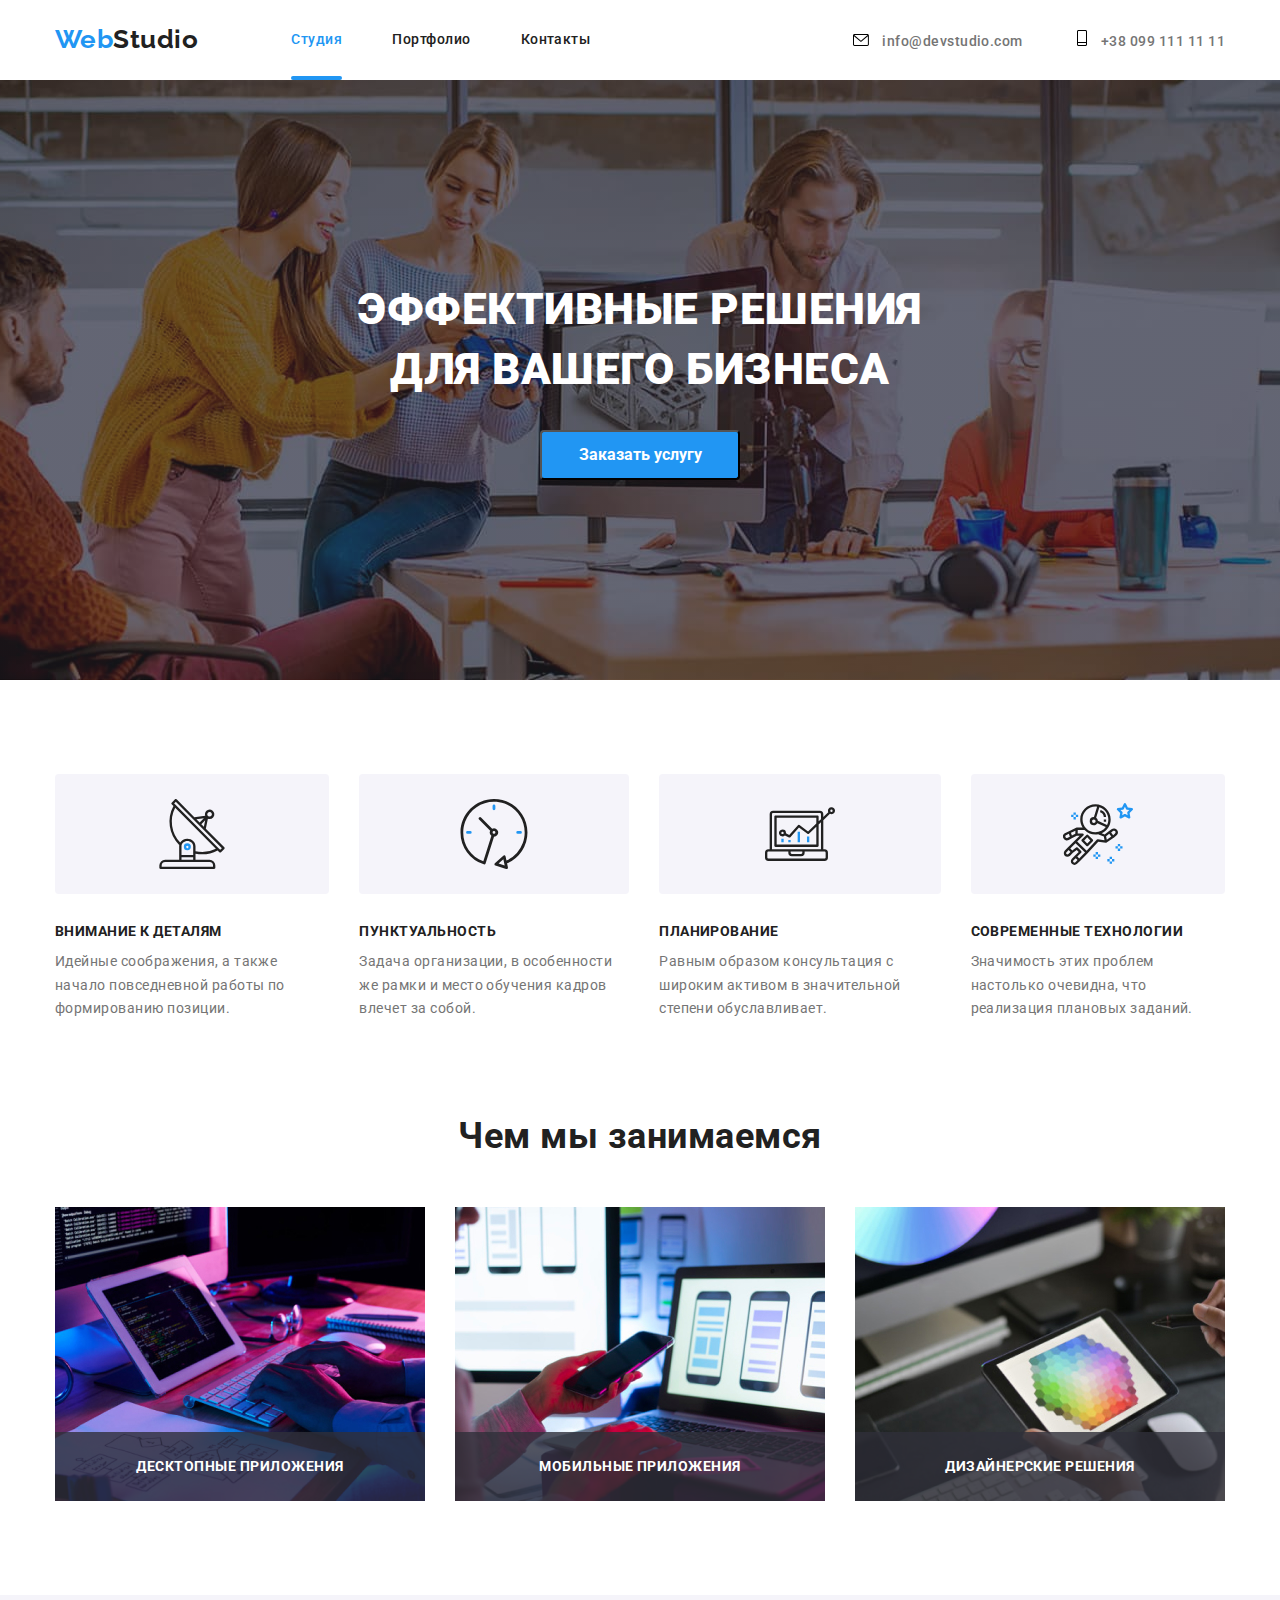
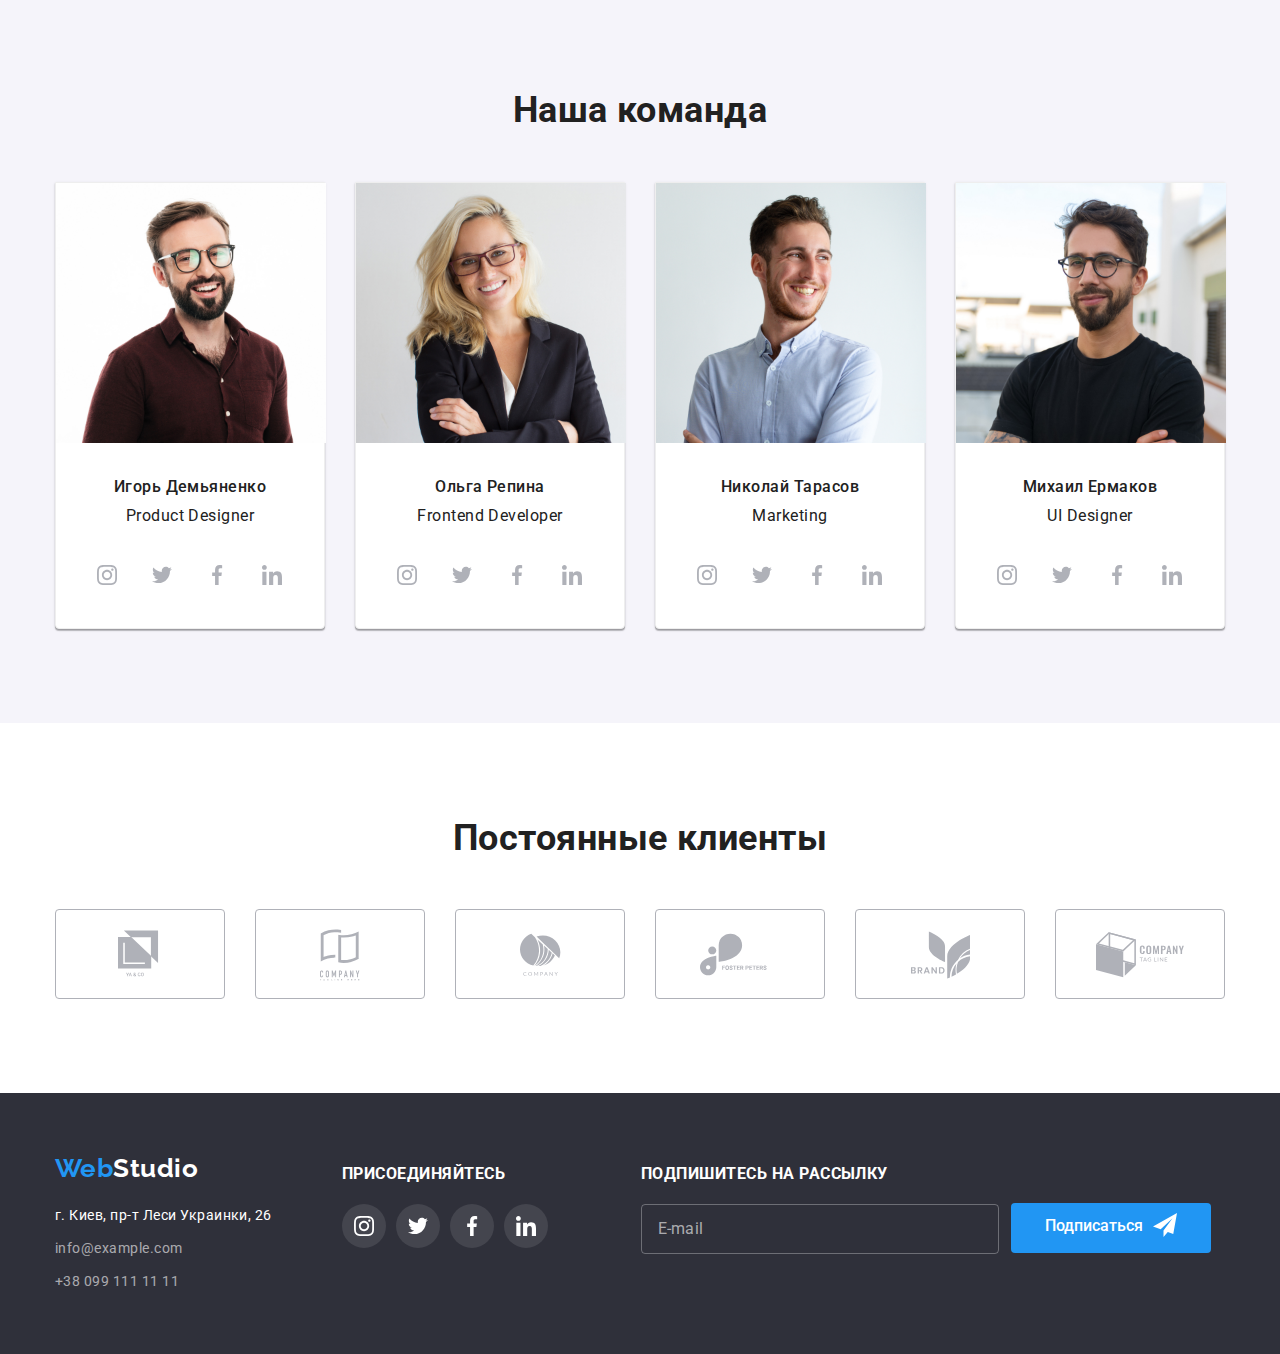
<file: index.html>
<!DOCTYPE html>
<html lang="ru">
<head>
    <meta charset="UTF-8">
    <meta name="viewport" content="width=device-width, initial-scale=1.0">
    <title>Студия</title>
    <link rel="preconnect" href="https://fonts.gstatic.com">
    <link href="https://fonts.googleapis.com/css2?family=Raleway:wght@700&family=Roboto:wght@400;500;700;900&display=swap"
          rel="stylesheet">
    <link rel="stylesheet" href="https://cdnjs.cloudflare.com/ajax/libs/modern-normalize/1.0.0/modern-normalize.min.css">
    
    <link rel="stylesheet" href="./css/main.min.css">
</head>
<body>
    <!-- Шапка сайта -->
    <header class="page-header">
        <div class="container main-nav">
        <nav class="flex">
            <a href="./index.html" class="logotype"><span class="logo">Web</span>Studio</a>
            <ul class="site-nav">
                <li class="item"><a href="" class="link current">Студия</a></li>
                <li class="item"><a href="./portfolio.html" class="link">Портфолио</a></li>
                <li class="item"><a href="" class="link">Контакты</a></li>
            </ul>
        </nav>
        <address class="address-list">
            <a href="mailto:info@devstudio.com" class="address">
                <svg class="envelope" width="16" height="12">
                    <use href="./images/sprite.svg#envelope"></use>
                </svg>
            info@devstudio.com</a>
            <a href="tel:+380991111111" class="address">
                <svg class="vector" width="10" height="16">
                    <use href="./images/sprite.svg#Vector"></use>
                </svg>
            +38 099 111 11 11</a>
        </address>
        </div>
    </header>

    <main>
    <!-- Герой -->
    <div class="overlay">
    <section class="hero">
        <h1 class="hero-title">Эффективные решения<br> для вашего бизнеса</h1>
        <button type="button" class="hero-link" data-modal-open>Заказать услугу</button>

        <div class="backdrop is-hidden" data-modal>
            <div class="modal">
                <form class="form js-speaker-form">

                    <button type="button" class="close" data-modal-close>
                        <svg class="close-black" width="18" height="18">
                            <use href="./images/sprite.svg#close-black"></use>
                        </svg>
                    </button>

                    <div class="form-field group">
                        <h2 class="group-title">Оставьте свои данные, мы вам перезвоним</h2>

                        <label class="form-field">
                            <span class="form-label">Имя</span>
                            <input type="text" class="form-input" name="name">
                            <svg class="icon" width="18" height="18">
                                <use href="./images/sprite.svg#person-black"></use>
                            </svg>
                        </label>
                    </div>
                    
                        <label class="form-field">
                            <span class="form-label">Телефон</span>
                            <input type="tel" class="form-input" name="tel">
                            <svg class="icon" width="18" height="18">
                                <use href="./images/sprite.svg#phone-black"></use>
                            </svg>
                        </label>
                
                        <label class="form-field">
                            <span class="form-label">Почта</span>
                            <input type="email" class="form-input" name="email">
                            <svg class="icon" width="18" height="18">
                                <use href="./images/sprite.svg#email-black"></use>
                            </svg>
                        </label>

                        <label class="form-field">
                            <span class="form-label">Коментарий</span>
                        <textarea 
                          class="comment"
                          name="comment"  
                          rows="8" 
                          placeholder="Введите текст"
                        ></textarea>
                        </label>

                    <label class="checkbox-label">
                        <input class="checkbox" type="checkbox" name="checkbox">
                        <span class="icon-check"></span>
                        Соглашаюсь с рассылкой и принимаю<a href=""><span class="checkbox-link">Условия договора</span></a>
                    </label>

                    <button class="form-btn btn" type="submit">Отправить</button>
                </form>
            </div>
        </div>

    </section>
    </div>

    <!-- Преимущества -->
    <section class="section">
        <div class="container">
        <!-- Заголовок скрыть! -->
        <h2 class="none">Преимущества</h2>
        <ul class="feature-list">
            <li class="feature-item icon-antenna">
                <h3 class="paragraph-title">Внимание к деталям</h3>
                <p class="section-paragraph">Идейные соображения, а также начало повседневной работы по формированию позиции.</p>
            </li>
            <li class="feature-item icon-clock">
                <h3 class="paragraph-title">Пунктуальность</h3>
                <p class="section-paragraph">Задача организации, в особенности же рамки и место обучения кадров влечет за собой.</p>
            </li>
            <li class="feature-item icon-diagram">
                <h3 class="paragraph-title">Планирование</h3>
                <p class="section-paragraph">Равным образом консультация с широким активом в значительной степени обуславливает.</p>
            </li>
            <li class="feature-item icon-astronaut">
                <h3 class="paragraph-title">Современные технологии</h3>
                <p class="section-paragraph">Значимость этих проблем настолько очевидна, что реализация плановых заданий.</p>
            </li>
        </ul>
        </div>
    </section>

    <!-- Чем мы занимаемся -->
    <section class="section class">
        <div class="container">
        <h2 class="section-title">Чем мы занимаемся</h2>
        <ul class="section-list">
            <li class="section-item"> 
                    <div class="product-thumb">
                        <img src="./images/r1.jpg" alt="Написание кода" width="370">
                        <p class="text">Десктопные приложения</p>
                    </div>
            </li>
            <li class="section-item">
                    <div class="product-thumb">
                        <img src="./images/r2.jpg" alt="Сравнение функций" width="370">
                        <p class="text">Мобильные приложения</p>
                    </div>
            </li>
            <li class="section-item">
                    <div class="product-thumb">
                        <img src="./images/r3.jpg" alt="Оформление дизайна" width="370">
                        <p class="text">Дизайнерские решения</p>
                    </div>
            </li>
        </ul>
        </div>
    </section>

    <!-- Команда -->
    <section class="section gray">
        <div class="container">
        <h2 class="section-title">Наша команда</h2>
        <ul class="team">
            <li class="team-item">
                <img src="./images/img1.jpg" alt="Личная фотография" width="270">
                <h3 class="title-team">Игорь Демьяненко</h3>
                <p class="text-team">Product Designer</p>
                <ul class="flex list-team">
                  <li class="icon"><a href="" class="link-icon">
                    <svg class="instagram" width="20" height="20">
                        <use href="./images/sprite.svg#instagram"></use>
                    </svg>
                  </a></li>
                  <li class="icon"><a href="" class="link-icon">
                    <svg class="twitter" width="20" height="20">
                        <use href="./images/sprite.svg#twitter"></use>
                    </svg>
                  </a></li>
                  <li class="icon"><a href="" class="link-icon">
                    <svg class="facebook" width="20" height="20">
                        <use href="./images/sprite.svg#facebook"></use>
                    </svg>
                  </a></li>
                  <li class="icon"><a href="" class="link-icon">
                    <svg class="linkedin" width="20" height="20">
                        <use href="./images/sprite.svg#linkedin"></use>
                    </svg>
                  </a></li>
                </ul>
            </li>
            <li class="team-item">
                <img src="./images/img2.jpg" alt="Личная фотография" width="270">
                <h3 class="title-team">Ольга Репина</h3>
                <p class="text-team">Frontend Developer</p>
                <ul class="flex list-team">
                    <li class="icon"><a href="" class="link-icon">
                            <svg class="instagram" width="20" height="20">
                                <use href="./images/sprite.svg#instagram"></use>
                            </svg>
                        </a></li>
                    <li class="icon"><a href="" class="link-icon">
                            <svg class="twitter" width="20" height="20">
                                <use href="./images/sprite.svg#twitter"></use>
                            </svg>
                        </a></li>
                    <li class="icon"><a href="" class="link-icon">
                            <svg class="facebook" width="20" height="20">
                                <use href="./images/sprite.svg#facebook"></use>
                            </svg>
                        </a></li>
                    <li class="icon"><a href="" class="link-icon">
                            <svg class="linkedin" width="20" height="20">
                                <use href="./images/sprite.svg#linkedin"></use>
                            </svg>
                        </a></li>
                </ul>
            </li>
            <li class="team-item">
                <img src="./images/img3.jpg" alt="Личная фотография" width="270">
                <h3 class="title-team">Николай Тарасов</h3>
                <p class="text-team">Marketing</p>
                <ul class="flex list-team">
                    <li class="icon"><a href="" class="link-icon">
                            <svg class="instagram" width="20" height="20">
                                <use href="./images/sprite.svg#instagram"></use>
                            </svg>
                        </a></li>
                    <li class="icon"><a href="" class="link-icon">
                            <svg class="twitter" width="20" height="20">
                                <use href="./images/sprite.svg#twitter"></use>
                            </svg>
                        </a></li>
                    <li class="icon"><a href="" class="link-icon">
                            <svg class="facebook" width="20" height="20">
                                <use href="./images/sprite.svg#facebook"></use>
                            </svg>
                        </a></li>
                    <li class="icon"><a href="" class="link-icon">
                            <svg class="linkedin" width="20" height="20">
                                <use href="./images/sprite.svg#linkedin"></use>
                            </svg>
                        </a></li>
                </ul>
            </li>
            <li class="team-item">
                <img src="./images/img4.jpg" alt="Личная фотография" width="270">
                <h3 class="title-team">Михаил Ермаков</h3>
                <p class="text-team">UI Designer</p>
                <ul class="flex list-team">
                    <li class="icon"><a href="" class="link-icon">
                            <svg class="instagram" width="20" height="20">
                                <use href="./images/sprite.svg#instagram"></use>
                            </svg>
                        </a></li>
                    <li class="icon"><a href="" class="link-icon">
                            <svg class="twitter" width="20" height="20">
                                <use href="./images/sprite.svg#twitter"></use>
                            </svg>
                    </a></li>
                    <li class="icon"><a href="" class="link-icon">
                            <svg class="facebook" width="20" height="20">
                                <use href="./images/sprite.svg#facebook"></use>
                            </svg>
                        </a></li>
                    <li class="icon"><a href="" class="link-icon">
                            <svg class="linkedin" width="20" height="20">
                                <use href="./images/sprite.svg#linkedin"></use>
                            </svg>
                    </a></li>
                </ul>
            </li>
        </ul>
        </div>
    </section>
    <section class="section">
        <div class="container">
            <h2 class="section-title">Постоянные клиенты</h2>
            <ul class="flex list-clients">
                <li class="client"><a href="" class="link-icon">
                    <svg class="logo-1" width="44.27" height="90">
                        <use href="./images/sprite.svg#logo-1"></use>
                    </svg>
                </a></li>
                <li class="client"><a href="" class="link-icon">
                    <svg class="logo-2" width="40" height="90">
                        <use href="./images/sprite.svg#logo-2"></use>
                    </svg>
                </a></li>
                <li class="client"><a href="" class="link-icon">
                    <svg class="object-1" width="41" height="90">
                        <use href="./images/sprite.svg#Object-1"></use>
                    </svg>
                </a></li>
                <li class="client"><a href="" class="link-icon">
                    <svg class="logo-4" width="79.66" height="90">
                        <use href="./images/sprite.svg#logo-4"></use>
                    </svg>
                </a></li>
                <li class="client"><a href="" class="link-icon">
                    <svg class="logo-5" width="59" height="90">
                        <use href="./images/sprite.svg#logo-5"></use>
                    </svg>
                </a></li>
                <li class="client"><a href="" class="link-icon">
                    <svg class="object-2" width="88.48" height="90">
                        <use href="./images/sprite.svg#Object-2"></use>
                    </svg>
                </a></li>
            </ul>
        </div>
    </section>
    </main>

    <footer class="footer">
        <div class="container">
            <ul class="flex">
                <li>
                    <a href="./index.html" class="logotype"><span class="logo">Web</span>Studio</a>
                    <address class="footer-address">
                        г. Киев, пр-т Леси Украинки, 26 <br />
                        <a href="mailto:info@example.com" class="footer-link">info@example.com</a>
                        <a href="tel:+380991111111" class="footer-link">+38 099 111 11 11</a>
                    </address>
                </li>
                <li>
                    <b class="slogan">ПРИСОЕДИНЯЙТЕСЬ</b>
                    <ul class="flex list-team">
                        <li class="icon"><a href="" class="link-icon">
                                <svg class="icons" width="20" height="20">
                                    <use href="./images/sprite.svg#instagram"></use>
                                </svg>
                            </a></li>
                        <li class="icon"><a href="" class="link-icon">
                                <svg class="icons" width="20" height="20">
                                    <use href="./images/sprite.svg#twitter"></use>
                                </svg>
                            </a></li>
                        <li class="icon"><a href="" class="link-icon">
                                <svg class="icons" width="20" height="20">
                                    <use href="./images/sprite.svg#facebook"></use>
                                </svg>
                            </a></li>
                        <li class="icon"><a href="" class="link-icon">
                                <svg class="icons" width="20" height="20">
                                    <use href="./images/sprite.svg#linkedin"></use>
                                </svg>
                            </a></li>
                    </ul>
                </li>
                <li class="slogan-item">
                    <b class="slogan">ПОДПИШИТЕСЬ НА РАССЫЛКУ</b>
                    <label class="form-field">
                        <input type="email" class="form-input" name="email" placeholder="E-mail">
                    </label>
                </li>
                <li>
                    <button class="form-btn btn" type="submit">
                        Подписаться
                        <svg class="icon" width="24" height="24">
                            <use href="./images/sprite.svg#icon-send"></use>
                        </svg>
                    </button>
                </li>
            </ul>
        </div>
    </footer>

    <script src="./js/modal.js"></script>

</body>
</html>
</file>
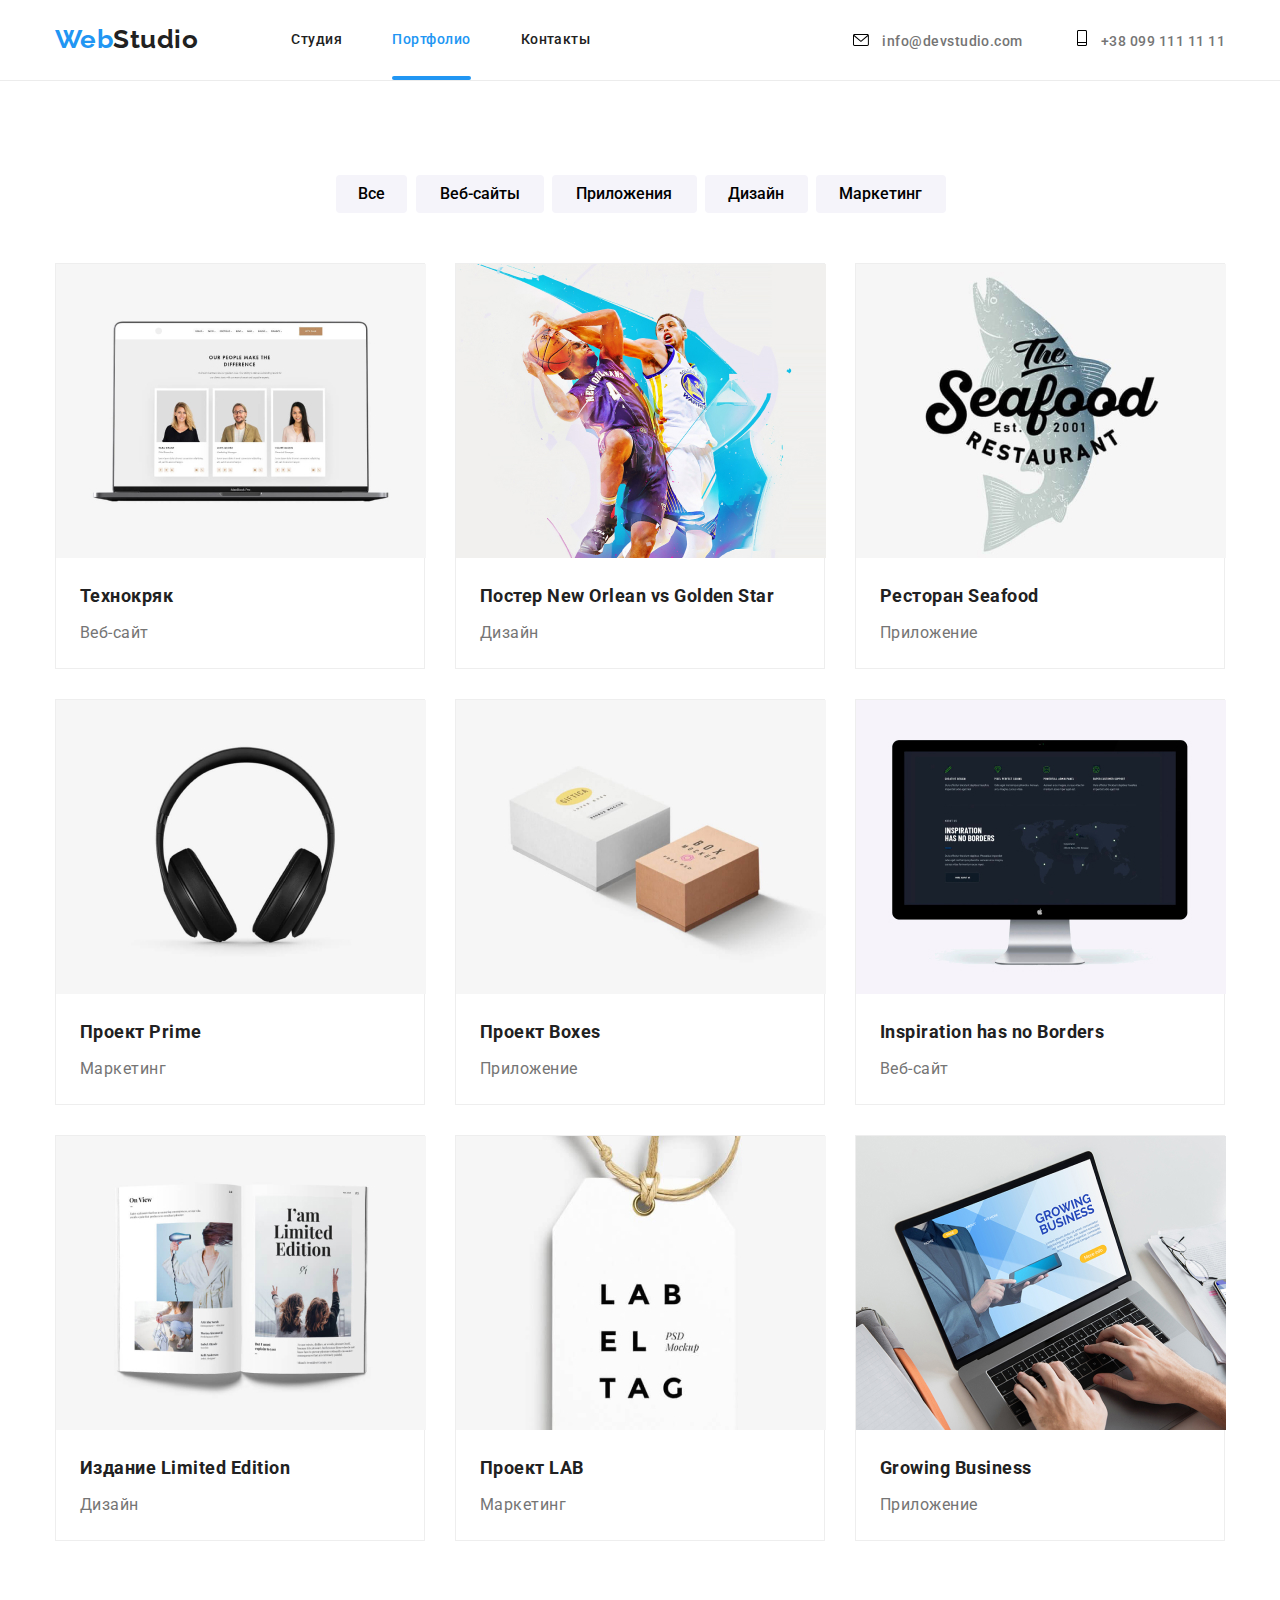
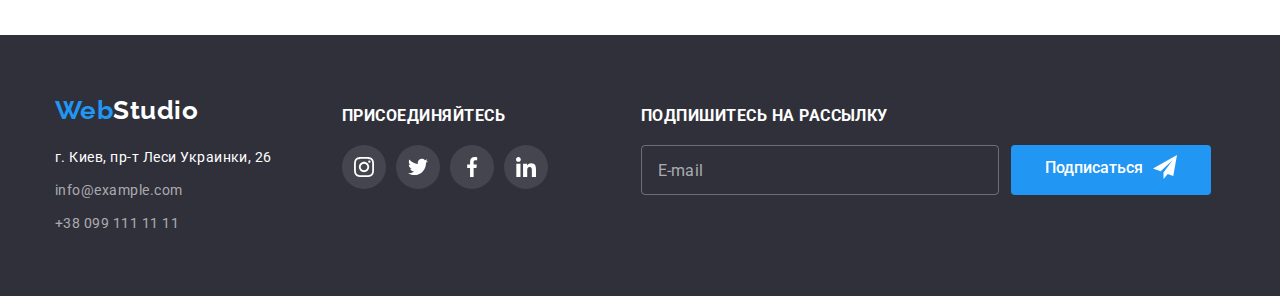
<file: portfolio.html>
<!DOCTYPE html>
<html lang="ru">
<head>
    <meta charset="UTF-8">
    <meta name="viewport" content="width=device-width, initial-scale=1.0">
    <title>Портфолио</title>
    <link rel="preconnect" href="https://fonts.gstatic.com">
    <link href="https://fonts.googleapis.com/css2?family=Raleway:wght@700&family=Roboto:wght@400;500;700;900&display=swap"
          rel="stylesheet">
    <link rel="stylesheet" href="https://cdnjs.cloudflare.com/ajax/libs/modern-normalize/1.0.0/modern-normalize.min.css">
    
    <link rel="stylesheet" href="./css/main.min.css">
</head>
<body>
    <!-- Шапка сайта -->
    <header class="page-header line">
        <div class="border">
        <div class="container main-nav">
        <nav class="flex">
            <a href="./index.html" class="logotype"><span class="logo">Web</span>Studio</a>
            <ul class="site-nav">
                <li class="item"><a href="./index.html" class="link">Студия</a></li>
                <li class="item"><a href="" class="link current">Портфолио</a></li>
                <li class="item"><a href="" class="link">Контакты</a></li>
            </ul>
        </nav>
        <address class="address-list">
            <a href="mailto:info@devstudio.com" class="address">
                <svg class="envelope" width="16" height="12">
                    <use href="./images/sprite.svg#envelope"></use>
                </svg>
            info@devstudio.com</a>
            <a href="tel:+380991111111" class="address">
                <svg class="vector" width="10" height="16">
                    <use href="./images/sprite.svg#Vector"></use>
                </svg>
            +38 099 111 11 11</a>
        </address>
        </div>
        </div>
    </header>

    <main>
        <section class="section works">
            <div class="container">
            <!-- Заголовок скрыть! -->
            <h1 class="none">Портфолио</h1>
            <ul class="local-nav">
                <li class="button"><button type="button" class="btn all">Все</button>
                <li class="button"><button type="button" class="btn websites">Веб-сайты</button>
                <li class="button"><button type="button" class="btn app">Приложения</button>
                <li class="button"><button type="button" class="btn design">Дизайн</button>
                <li class="button"><button type="button" class="btn marketing">Маркетинг</button>
            </ul>
            <ul class="list-nav">
                <li class="flex-element">
                    <a href="" class="link">
                        <div class="thumb">
                            <img src="./images/imgr1.jpg" alt="Личные фотографии на экране ноутбука" width="370">
                            <p class="opacity">Технокряк это современная площадка распространения коронавируса. Компании используют эту
                                платформу
                                для цифрового шпионажа и атак на защищённые сервера конкурентов.</p>
                        </div>
                        <h3 class="title-works">Технокряк</h3>
                        <p class="paragraph-works">Веб-сайт</p>
                    </a>
                </li>
                <li class="flex-element">
                    <a href="" class="link">
                        <div class="thumb">
                            <img src="./images/imgr2.jpg" alt="Двое парней играют в баскетбол" width="370">
                            <p class="opacity">Технокряк это современная площадка распространения коронавируса. Компании используют эту
                                платформу
                                для цифрового шпионажа и атак на защищённые сервера конкурентов.</p>
                        </div>
                        <h3 class="title-works">Постер New Orlean vs Golden Star</h3>
                        <p class="paragraph-works">Дизайн</p>
                    </a>
                </li>
                <li class="flex-element">
                    <a href="" class="link">
                        <div class="thumb">
                            <img src="./images/imgr3.jpg" alt="Постер ресторана" width="370">
                            <p class="opacity">Технокряк это современная площадка распространения коронавируса. Компании используют эту
                                платформу
                                для цифрового шпионажа и атак на защищённые сервера конкурентов.</p>
                        </div>
                        <h3 class="title-works">Ресторан Seafood</h3>
                        <p class="paragraph-works">Приложение</p>
                    </a>
                </li>
                <li class="flex-element">
                    <a href="" class="link">
                        <div class="thumb">
                            <img src="./images/imgr4.jpg" alt="Черные наушники" width="370">
                            <p class="opacity">Технокряк это современная площадка распространения коронавируса. Компании используют эту
                                платформу
                                для цифрового шпионажа и атак на защищённые сервера конкурентов.</p>
                        </div>
                        <h3 class="title-works">Проект Prime</h3>
                        <p class="paragraph-works">Маркетинг</p>
                    </a>
                </li>
                <li class="flex-element">
                    <a href="" class="link">
                        <div class="thumb">
                            <img src="./images/imgr5.jpg" alt="Две коробки" width="370">
                            <p class="opacity">Технокряк это современная площадка распространения коронавируса. Компании используют эту
                                платформу
                                для цифрового шпионажа и атак на защищённые сервера конкурентов.</p>
                        </div>
                        <h3 class="title-works">Проект Boxes</h3>
                        <p class="paragraph-works">Приложение</p>
                    </a>
                </li>
                <li class="flex-element">
                    <a href="" class="link">
                        <div class="thumb">
                            <img src="./images/imgr6.jpg" alt="Компьютер" width="370">
                            <p class="opacity">Технокряк это современная площадка распространения коронавируса. Компании используют эту
                                платформу
                                для цифрового шпионажа и атак на защищённые сервера конкурентов.</p>
                        </div>
                        <h3 class="title-works">Inspiration has no Borders</h3>
                        <p class="paragraph-works">Веб-сайт</p>
                    </a>
                </li>
                <li class="flex-element">
                    <a href="" class="link">
                        <div class="thumb">
                            <img src="./images/imgr7.jpg" alt="Журнал" width="370">
                            <p class="opacity">Технокряк это современная площадка распространения коронавируса. Компании используют эту
                                платформу
                                для цифрового шпионажа и атак на защищённые сервера конкурентов.</p>
                        </div>
                        <h3 class="title-works">Издание Limited Edition</h3>
                        <p class="paragraph-works">Дизайн</p>
                    </a>
                </li>
                <li class="flex-element">
                    <a href="" class="link">
                        <div class="thumb">
                            <img src="./images/imgr8.jpg" alt="Лейбл" width="370">
                            <p class="opacity">Технокряк это современная площадка распространения коронавируса. Компании используют эту
                                платформу
                                для цифрового шпионажа и атак на защищённые сервера конкурентов.</p>
                        </div>
                        <h3 class="title-works">Проект LAB</h3>
                        <p class="paragraph-works">Маркетинг</p>
                    </a>
                </li>
                <li class="flex-element">
                    <a href="" class="link">
                        <div class="thumb">
                            <img src="./images/imgr9.jpg" alt="Ноутбук" width="370">
                            <p class="opacity">Технокряк это современная площадка распространения коронавируса. Компании используют эту
                                платформу
                                для цифрового шпионажа и атак на защищённые сервера конкурентов.</p>
                        </div>
                        <h3 class="title-works">Growing Business</h3>
                        <p class="paragraph-works">Приложение</p>
                    </a>
                </li>
            </ul>
            </div>
        </section>
    </main>

    <footer class="footer">
        <div class="container">
            <ul class="flex">
                <li>
                    <a href="./index.html" class="logotype"><span class="logo">Web</span>Studio</a>
                    <address class="footer-address">
                        г. Киев, пр-т Леси Украинки, 26 <br />
                        <a href="mailto:info@example.com" class="footer-link">info@example.com</a>
                        <a href="tel:+380991111111" class="footer-link">+38 099 111 11 11</a>
                    </address>
                </li>
                <li>
                    <b class="slogan">ПРИСОЕДИНЯЙТЕСЬ</b>
                    <ul class="flex list-team">
                        <li class="icon"><a href="" class="link-icon">
                                <svg class="icons" width="20" height="20">
                                    <use href="./images/sprite.svg#instagram"></use>
                                </svg>
                            </a></li>
                        <li class="icon"><a href="" class="link-icon">
                                <svg class="icons" width="20" height="20">
                                    <use href="./images/sprite.svg#twitter"></use>
                                </svg>
                            </a></li>
                        <li class="icon"><a href="" class="link-icon">
                                <svg class="icons" width="20" height="20">
                                    <use href="./images/sprite.svg#facebook"></use>
                                </svg>
                            </a></li>
                        <li class="icon"><a href="" class="link-icon">
                                <svg class="icons" width="20" height="20">
                                    <use href="./images/sprite.svg#linkedin"></use>
                                </svg>
                            </a></li>
                    </ul>
                </li>
                <li class="slogan-item">
                    <b class="slogan">ПОДПИШИТЕСЬ НА РАССЫЛКУ</b>
                    <label class="form-field">
                        <input type="email" class="form-input" name="email" placeholder="E-mail">
                    </label>
                </li>
                <li>
                    <button class="form-btn btn" type="submit">
                        Подписаться
                        <svg class="icon" width="24" height="24">
                            <use href="./images/sprite.svg#icon-send"></use>
                        </svg>
                    </button>
                </li>
            </ul>
        </div>
    </footer>
</body>
</html>
</file>
<file: css/main.min.css>
body{background-color:#fff;color:#212121;font-family:Roboto, sans-serif;font-size:16px;letter-spacing:0.03em}a{font-style:normal;text-decoration:none;color:inherit}ul{list-style:none;padding:0}h1,h2,h3,h4,h5,h6,p,ul{margin-top:0;margin-bottom:0}.flex{display:-webkit-box;display:-ms-flexbox;display:flex}.logotype{font-family:Raleway, sans-serif;font-weight:700;font-size:26px;line-height:1.19}.logotype .logo{color:#2196f3}.main-nav{display:-webkit-box;display:-ms-flexbox;display:flex;-webkit-box-align:center;-ms-flex-align:center;align-items:center}.container{width:1200px;padding-left:15px;padding-right:15px;margin-left:auto;margin-right:auto}.overlay{margin-left:auto;margin-right:auto;background-image:-webkit-gradient(linear, left top, right top, from(rgba(47,48,58,0.4)), to(rgba(47,48,58,0.4))),url(../images/Img-opt.jpg);background-image:linear-gradient(to right, rgba(47,48,58,0.4), rgba(47,48,58,0.4)),url(../images/Img-opt.jpg);background-color:#2f303a;background-repeat:no-repeat;background-position:center;background-size:cover}.hero{padding-top:200px;padding-bottom:200px;text-align:center}.hero-title{margin-bottom:30px;color:#fff;font-weight:900;font-size:44px;line-height:1.36;text-transform:uppercase}.hero-link{display:-webkit-box;display:-ms-flexbox;display:flex;-webkit-box-align:center;-ms-flex-align:center;align-items:center;padding-top:10px;padding-bottom:10px;padding-right:32px;padding-left:32px;margin-left:auto;margin-right:auto;-webkit-box-pack:center;-ms-flex-pack:center;justify-content:center;color:#fff;background-color:#2196f3;font-weight:700;line-height:1.88;text-align:center;width:200px;height:50px;border-radius:4px}.backdrop{position:fixed;top:0;left:0;width:100%;height:100%;background-color:rgba(0,0,0,0.2);z-index:999;opacity:1;-webkit-transition:opacity 250ms cubic-bezier(0.4, 0, 0.2, 1);transition:opacity 250ms cubic-bezier(0.4, 0, 0.2, 1)}.backdrop.is-hidden{pointer-events:none;opacity:0}.backdrop.is-hidden .modal{-webkit-transform:translate(-50%, -50%) scale(0.9);transform:translate(-50%, -50%) scale(0.9)}.modal{position:absolute;top:50%;left:50%;text-align:start;min-height:581px;min-width:528px;padding:40px;background-color:#fff;-webkit-transform:translate(-50%, -50%) scale(1);transform:translate(-50%, -50%) scale(1);-webkit-transition:-webkit-transform 250ms cubic-bezier(0.4, 0, 0.2, 1);transition:-webkit-transform 250ms cubic-bezier(0.4, 0, 0.2, 1);transition:transform 250ms cubic-bezier(0.4, 0, 0.2, 1);transition:transform 250ms cubic-bezier(0.4, 0, 0.2, 1), -webkit-transform 250ms cubic-bezier(0.4, 0, 0.2, 1)}.form{position:relative;width:448px;margin-left:auto;margin-right:auto}.close{position:absolute;display:block;padding-top:6px;padding-right:25px;width:30px;height:30px;border:1px solid rgba(0,0,0,0.1);border-radius:50%;background-color:transparent;-webkit-transform:translateX(1360%) translateY(-115%);transform:translateX(1360%) translateY(-115%)}.close-black{-webkit-transition:fill 250ms cubic-bezier(0.4, 0, 0.2, 1);transition:fill 250ms cubic-bezier(0.4, 0, 0.2, 1)}.close:hover .close-black,.close:focus .close-black{fill:#2196f3}.form-field{position:relative;display:-webkit-box;display:-ms-flexbox;display:flex;-webkit-box-orient:vertical;-webkit-box-direction:normal;-ms-flex-direction:column;flex-direction:column;margin-bottom:10px}.group-title{margin-bottom:12px;font-weight:700;font-size:20px;line-height:1.15;text-align:center;color:#212121}.form-label{margin-bottom:4px;font-size:12px;line-height:1.17;letter-spacing:0.01em;color:#757575}.form-input{margin:0;height:40px;padding-top:11px;padding-bottom:11px;padding-left:42px;border-radius:4px;border:1px solid rgba(33,33,33,0.2);-webkit-transition:outline 250ms cubic-bezier(0.4, 0, 0.2, 1),border 250ms cubic-bezier(0.4, 0, 0.2, 1);transition:outline 250ms cubic-bezier(0.4, 0, 0.2, 1),border 250ms cubic-bezier(0.4, 0, 0.2, 1)}.form-input:hover,.form-input:focus,.comment:hover,.comment:focus{outline:transparent;border:1px solid #2196f3}.form-field .icon{position:absolute;top:50%;left:12px;-webkit-transition:fill 250ms cubic-bezier(0.4, 0, 0.2, 1);transition:fill 250ms cubic-bezier(0.4, 0, 0.2, 1)}.form-field .icon:hover,.form-field .icon:hover{fill:#2196f3}.form-input:hover+.icon,.form-input:focus+.icon{fill:#2196f3}.form-field textarea{resize:none;margin-bottom:20px}.comment{padding-top:12px;padding-bottom:12px;padding-right:16px;padding-left:16px;height:120px;margin:0;border-radius:4px;border:1px solid rgba(33,33,33,0.2);font-size:12px;line-height:1.17;letter-spacing:0.01em;color:rgba(117,117,117,0.5);-webkit-transition:outline 250ms cubic-bezier(0.4, 0, 0.2, 1),border 250ms cubic-bezier(0.4, 0, 0.2, 1);transition:outline 250ms cubic-bezier(0.4, 0, 0.2, 1),border 250ms cubic-bezier(0.4, 0, 0.2, 1)}.form-field input::-webkit-input-placeholder{font-size:12px;line-height:1.17;letter-spacing:0.01em;color:rgba(117,117,117,0.5)}.form-field input:-ms-input-placeholder{font-size:12px;line-height:1.17;letter-spacing:0.01em;color:rgba(117,117,117,0.5)}.form-field input::-ms-input-placeholder{font-size:12px;line-height:1.17;letter-spacing:0.01em;color:rgba(117,117,117,0.5)}.form-field input::placeholder{font-size:12px;line-height:1.17;letter-spacing:0.01em;color:rgba(117,117,117,0.5)}.checkbox-label{display:-webkit-inline-box;display:-ms-inline-flexbox;display:inline-flex;-webkit-box-align:center;-ms-flex-align:center;align-items:center;font-size:14px;line-height:1.71;color:#757575;margin-left:9px}.checkbox-label .checkbox{position:absolute;width:1px;height:1px;margin:-1px;border:0;padding:0;clip:rect(0 0 0 0);overflow:hidden}.icon-check{display:inline-block;width:16px;height:15px;border:2px solid #212121;border-radius:4px;margin-right:8.38px}.checkbox:checked+.icon-check{border-color:transparent;background-color:#2196f3;background-image:url("../images/icon-check.svg");background-size:contain;background-origin:border-box}.checkbox-link{color:#2196f3;text-decoration:underline;margin-left:3px}.form .form-btn{display:-webkit-box;display:-ms-flexbox;display:flex;margin-right:auto;margin-left:auto;margin-top:30px;padding-top:10px;padding-bottom:10px;min-width:200px;min-height:50px;-webkit-box-pack:center;-ms-flex-pack:center;justify-content:center;-webkit-box-align:center;-ms-flex-align:center;align-items:center;text-align:center;font-weight:700;line-height:1.87;letter-spacing:0.06em;color:#fff;background-color:#2196f3}.section{padding-top:94px;padding-bottom:94px}.address-list{margin-left:auto}.address-list .address{padding-top:32px;padding-bottom:32px}.address-list .address:not(:last-child){margin-right:50px}.address{font-weight:500;font-size:14px;line-height:1.14;color:#757575;-webkit-transition:color 250ms cubic-bezier(0.4, 0, 0.2, 1),fill 250ms cubic-bezier(0.4, 0, 0.2, 1);transition:color 250ms cubic-bezier(0.4, 0, 0.2, 1),fill 250ms cubic-bezier(0.4, 0, 0.2, 1)}.address:hover,.address:focus{color:#2196f3;fill:#2196f3}.envelope,.vector{margin-right:10px}.line{border-bottom:1px solid #ececec}.none{display:none}.local-nav{display:-webkit-box;display:-ms-flexbox;display:flex;-ms-flex-wrap:wrap;flex-wrap:wrap;margin-left:auto;margin-right:auto;margin-bottom:50px;text-align:center;-webkit-box-pack:center;-ms-flex-pack:center;justify-content:center}.local-nav .button{text-align:center;min-width:73px;min-height:38px}.local-nav .button:not(:last-child){margin-right:8px}.btn{font-family:inherit;font-size:inherit;background-color:#f5f4fa;font-weight:500;line-height:1.63;border-radius:4px;padding:6px 22px;border:transparent;-webkit-transition:color 250ms cubic-bezier(0.4, 0, 0.2, 1),background-color 250ms cubic-bezier(0.4, 0, 0.2, 1);transition:color 250ms cubic-bezier(0.4, 0, 0.2, 1),background-color 250ms cubic-bezier(0.4, 0, 0.2, 1)}.btn:hover,.btn:focus{color:#fff;background-color:#2196f3}.websites{min-width:128px}.app{min-width:145px}.design{min-width:103px}.marketing{min-width:130px}.list-nav{display:-webkit-box;display:-ms-flexbox;display:flex;-ms-flex-wrap:wrap;flex-wrap:wrap;width:1170px}.flex-element{width:calc((100% - 60px) / 3);margin-right:30px;margin-bottom:30px;border:1px solid #eeeeee;-webkit-transition:-webkit-box-shadow 250ms cubic-bezier(0.4, 0, 0.2, 1);transition:-webkit-box-shadow 250ms cubic-bezier(0.4, 0, 0.2, 1);transition:box-shadow 250ms cubic-bezier(0.4, 0, 0.2, 1);transition:box-shadow 250ms cubic-bezier(0.4, 0, 0.2, 1), -webkit-box-shadow 250ms cubic-bezier(0.4, 0, 0.2, 1)}.flex-element:nth-child(3n){margin-right:0}.flex-element:nth-last-child(-n+3){margin-bottom:0}.flex-element:hover,.flex-element:focus{-webkit-box-shadow:0px 1px 1px rgba(0,0,0,0.12),0px 4px 4px rgba(0,0,0,0.06),1px 4px 6px rgba(0,0,0,0.16);box-shadow:0px 1px 1px rgba(0,0,0,0.12),0px 4px 4px rgba(0,0,0,0.06),1px 4px 6px rgba(0,0,0,0.16)}.thumb{position:relative;width:370px;height:294px;overflow:hidden}.thumb::before{display:inline-block;content:"";position:absolute;width:100%;height:100%;background-color:rgba(33,150,243,0.9);opacity:0;-webkit-transform:translateY(100%);transform:translateY(100%);-webkit-transition:opacity 250ms cubic-bezier(0.4, 0, 0.2, 1),-webkit-transform 250ms cubic-bezier(0.4, 0, 0.2, 1);transition:opacity 250ms cubic-bezier(0.4, 0, 0.2, 1),-webkit-transform 250ms cubic-bezier(0.4, 0, 0.2, 1);transition:opacity 250ms cubic-bezier(0.4, 0, 0.2, 1),transform 250ms cubic-bezier(0.4, 0, 0.2, 1);transition:opacity 250ms cubic-bezier(0.4, 0, 0.2, 1),transform 250ms cubic-bezier(0.4, 0, 0.2, 1),-webkit-transform 250ms cubic-bezier(0.4, 0, 0.2, 1)}.opacity{display:block;position:absolute;top:63px;left:24px;width:322px;font-weight:400;font-size:18px;line-height:1.56;opacity:0;color:#fff;-webkit-transform:translateY(200%);transform:translateY(200%);-webkit-transition:opacity 250ms cubic-bezier(0.4, 0, 0.2, 1),-webkit-transform 250ms cubic-bezier(0.4, 0, 0.2, 1);transition:opacity 250ms cubic-bezier(0.4, 0, 0.2, 1),-webkit-transform 250ms cubic-bezier(0.4, 0, 0.2, 1);transition:opacity 250ms cubic-bezier(0.4, 0, 0.2, 1),transform 250ms cubic-bezier(0.4, 0, 0.2, 1);transition:opacity 250ms cubic-bezier(0.4, 0, 0.2, 1),transform 250ms cubic-bezier(0.4, 0, 0.2, 1),-webkit-transform 250ms cubic-bezier(0.4, 0, 0.2, 1)}.flex-element .link:hover .thumb::before,.flex-element .link:focus .thumb::before,.flex-element .link:hover .opacity,.flex-element .link:focus .opacity{opacity:1;-webkit-transform:translateY(0);transform:translateY(0)}.title-works{margin-top:20px;margin-bottom:4px;padding-left:24px;font-weight:700;font-size:18px;line-height:2}.paragraph-works{padding-left:24px;padding-bottom:20px;color:#757575;font-weight:400;font-size:16px;line-height:1.87}.feature-list{display:-webkit-box;display:-ms-flexbox;display:flex}.feature-list .feature-item:not(:last-child){margin-right:30px}.feature-item::before{display:block;content:"";height:120px;background-size:70px;background-repeat:no-repeat;background-position:center;background-color:#f5f4fa;border-radius:4px;margin-bottom:30px}.icon-antenna::before{background-image:url(../images/antenna.svg)}.icon-clock::before{background-image:url(../images/clock.svg)}.icon-diagram::before{background-image:url(../images/diagram.svg)}.icon-astronaut::before{background-image:url(../images/astronaut.svg)}.paragraph-title{margin-bottom:10px;font-weight:700;font-size:14px;line-height:1.14;text-transform:uppercase}.section-paragraph{font-weight:400;font-size:14px;line-height:1.71;margin:0;color:#757575}.section.class{padding-top:0}.section-title{font-weight:700;font-size:36px;line-height:1.17;text-align:center;margin-right:auto;max-lines:auto;margin-bottom:50px}.section.class .section-list{display:-webkit-box;display:-ms-flexbox;display:flex;width:1170px}.section-item{width:calc((100% - 60px) / 3);margin-right:30px}.section-item:nth-child(3n){margin-right:0}.section-item .text{position:absolute;bottom:0;width:100%;padding-top:27px;padding-bottom:27px;font-weight:700;font-size:14px;line-height:1.14;text-align:center;text-transform:uppercase;color:#fff;background-color:rgba(47,48,58,0.8)}.product-thumb{position:relative;width:370px;height:294px}.gray{background-color:#f5f4fa}.team{display:-webkit-box;display:-ms-flexbox;display:flex;width:1170px}.team-item{width:calc((100% - 90px) / 4);margin-right:30px;border:1px solid #eeeeee;-webkit-box-shadow:0px 1px 3px rgba(0,0,0,0.12),0px 1px 1px rgba(0,0,0,0.14),0px 2px 1px rgba(0,0,0,0.2);box-shadow:0px 1px 3px rgba(0,0,0,0.12),0px 1px 1px rgba(0,0,0,0.14),0px 2px 1px rgba(0,0,0,0.2);border-radius:0px 0px 4px 4px;background-color:#fff}.team-item:nth-child(4n){margin-right:0}.title-team{font-size:16px;font-weight:500;line-height:1.19;text-align:center;margin-top:30px}.text-team{font-weight:400;line-height:1.19;text-align:center;margin-top:10px;margin-bottom:28px}.list-team{-webkit-box-pack:center;-ms-flex-pack:center;justify-content:center;margin-right:auto;margin-left:auto;padding-bottom:30px}.list-team .icon:not(:last-child){margin-right:10px}.team .link-icon{padding:0;border:none;display:block;width:45px;height:45px;fill:#afb1b8;border-radius:50%;padding:12px;-webkit-transition:fill 250ms cubic-bezier(0.4, 0, 0.2, 1),background-color 250ms cubic-bezier(0.4, 0, 0.2, 1);transition:fill 250ms cubic-bezier(0.4, 0, 0.2, 1),background-color 250ms cubic-bezier(0.4, 0, 0.2, 1)}.team .link-icon:hover,.team .link-icon:focus{fill:#fff;background-color:#2196f3}.list-clients>.client{display:-webkit-box;display:-ms-flexbox;display:flex;-webkit-box-pack:center;-ms-flex-pack:center;justify-content:center;text-align:center;-webkit-box-align:center;-ms-flex-align:center;align-items:center}.client+.client{margin-left:30px}.list-clients .link-icon{width:170px;height:90px;border:1px solid #afb1b8;-webkit-box-sizing:border-box;box-sizing:border-box;border-radius:4px;fill:#afb1b8;-webkit-transition:border 250ms cubic-bezier(0.4, 0, 0.2, 1),fill 250ms cubic-bezier(0.4, 0, 0.2, 1);transition:border 250ms cubic-bezier(0.4, 0, 0.2, 1),fill 250ms cubic-bezier(0.4, 0, 0.2, 1)}.list-clients .link-icon:hover,.list-clients .link-icon:focus{border:1px solid #2196f3;fill:#2196f3}footer .form-input{color:rgba(255,255,255,0.6)}.flex{display:-webkit-box;display:-ms-flexbox;display:flex}.logotype{font-family:Raleway, sans-serif;font-weight:700;font-size:26px;line-height:1.19}.logotype .logo{color:#2196f3}.page-header .logotype{display:-webkit-box;display:-ms-flexbox;display:flex;margin-right:93px;padding-top:24px;padding-bottom:25px}.main-nav{display:-webkit-box;display:-ms-flexbox;display:flex;-webkit-box-align:center;-ms-flex-align:center;align-items:center}.container{width:1200px;padding-left:15px;padding-right:15px;margin-left:auto;margin-right:auto}.section{padding-top:94px;padding-bottom:94px}.site-nav{display:-webkit-box;display:-ms-flexbox;display:flex;padding:0;margin:0}.site-nav .item:not(:last-child){margin-right:50px}.site-nav .link{display:block;padding-top:32px;padding-bottom:32px;font-weight:500;font-size:14px;line-height:1.14;-webkit-transition:color 250ms cubic-bezier(0.4, 0, 0.2, 1);transition:color 250ms cubic-bezier(0.4, 0, 0.2, 1)}.site-nav .link:hover,.site-nav .link:focus{color:#2196f3}.site-nav .link.current{color:#2196f3;position:relative}.site-nav .link.current::after{content:"";position:absolute;bottom:0;border-radius:2px;display:block;width:100%;height:4px;background-color:#2196f3}.address-list{margin-left:auto}.address-list .address{padding-top:32px;padding-bottom:32px}.address-list .address:not(:last-child){margin-right:50px}.address{font-weight:500;font-size:14px;line-height:1.14;color:#757575;-webkit-transition:color 250ms cubic-bezier(0.4, 0, 0.2, 1),fill 250ms cubic-bezier(0.4, 0, 0.2, 1);transition:color 250ms cubic-bezier(0.4, 0, 0.2, 1),fill 250ms cubic-bezier(0.4, 0, 0.2, 1)}.address:hover,.address:focus{color:#2196f3;fill:#2196f3}.envelope,.vector{margin-right:10px}.line{border-bottom:1px solid #ececec}.footer{padding:60px 0;color:#fff;background-color:#2f303a}.footer .logotype{display:block;margin-bottom:20px}.footer-address{color:#fff;font-style:normal;font-weight:400;font-size:14px;line-height:1.71}.footer-address .footer-link{display:block;margin-top:9px;color:rgba(255,255,255,0.6)}.slogan-item{margin-left:93px}.slogan-item .slogan{margin-left:0;margin-bottom:20px}.slogan{display:block;font-weight:700;margin-left:70px;padding-top:12px}footer .form-field{margin-bottom:0}footer .form-field input::-webkit-input-placeholder{font-size:16px;line-height:1.25;color:rgba(255,255,255,0.6)}footer .form-field input:-ms-input-placeholder{font-size:16px;line-height:1.25;color:rgba(255,255,255,0.6)}footer .form-field input::-ms-input-placeholder{font-size:16px;line-height:1.25;color:rgba(255,255,255,0.6)}footer .form-field input::placeholder{font-size:16px;line-height:1.25;color:rgba(255,255,255,0.6)}footer .form-input{background-color:inherit;width:358px;height:50px;margin-right:12px;border:1px solid rgba(255,255,255,0.3);padding-left:16px;padding-top:15px;padding-bottom:15px;color:rgba(255,255,255,0.6)}footer .form-btn{display:-webkit-box;display:-ms-flexbox;display:flex;margin-top:50px;min-width:200px;min-height:50px;-webkit-box-pack:center;-ms-flex-pack:center;justify-content:center;text-align:center;padding-top:10px;padding-bottom:10px;color:#fff;background-color:#2196f3}footer .form-btn>.icon{margin-left:10px}.footer .list-team{padding:0;margin-top:20px;margin-left:70px}.footer .link-icon{display:-webkit-box;display:-ms-flexbox;display:flex;fill:#ffffff;width:44px;height:44px;background-color:rgba(255,255,255,0.1);border-radius:50%;padding:12px;-webkit-transition:background-color 250ms cubic-bezier(0.4, 0, 0.2, 1);transition:background-color 250ms cubic-bezier(0.4, 0, 0.2, 1)}.footer .link-icon:hover,.footer .link-icon:focus{background-color:#2196f3}
/*# sourceMappingURL=main.min.css.map */
</file>
